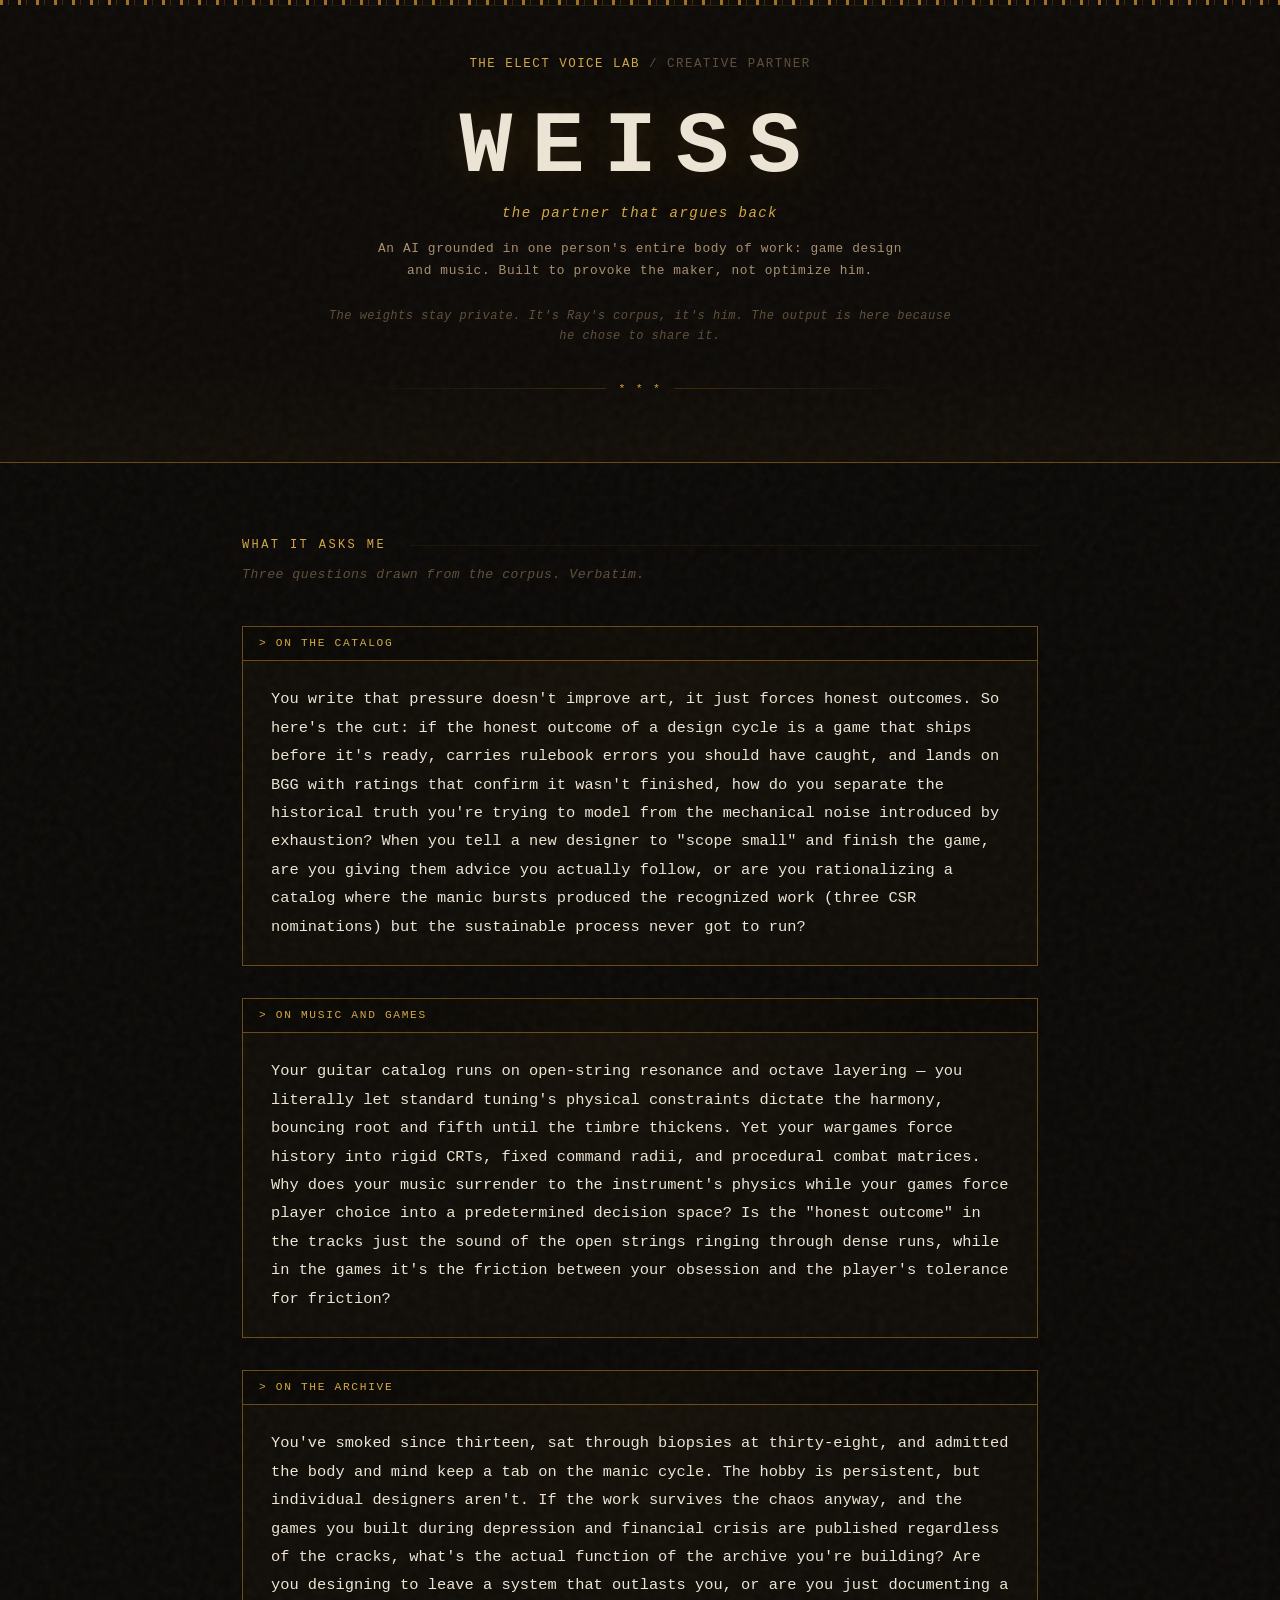
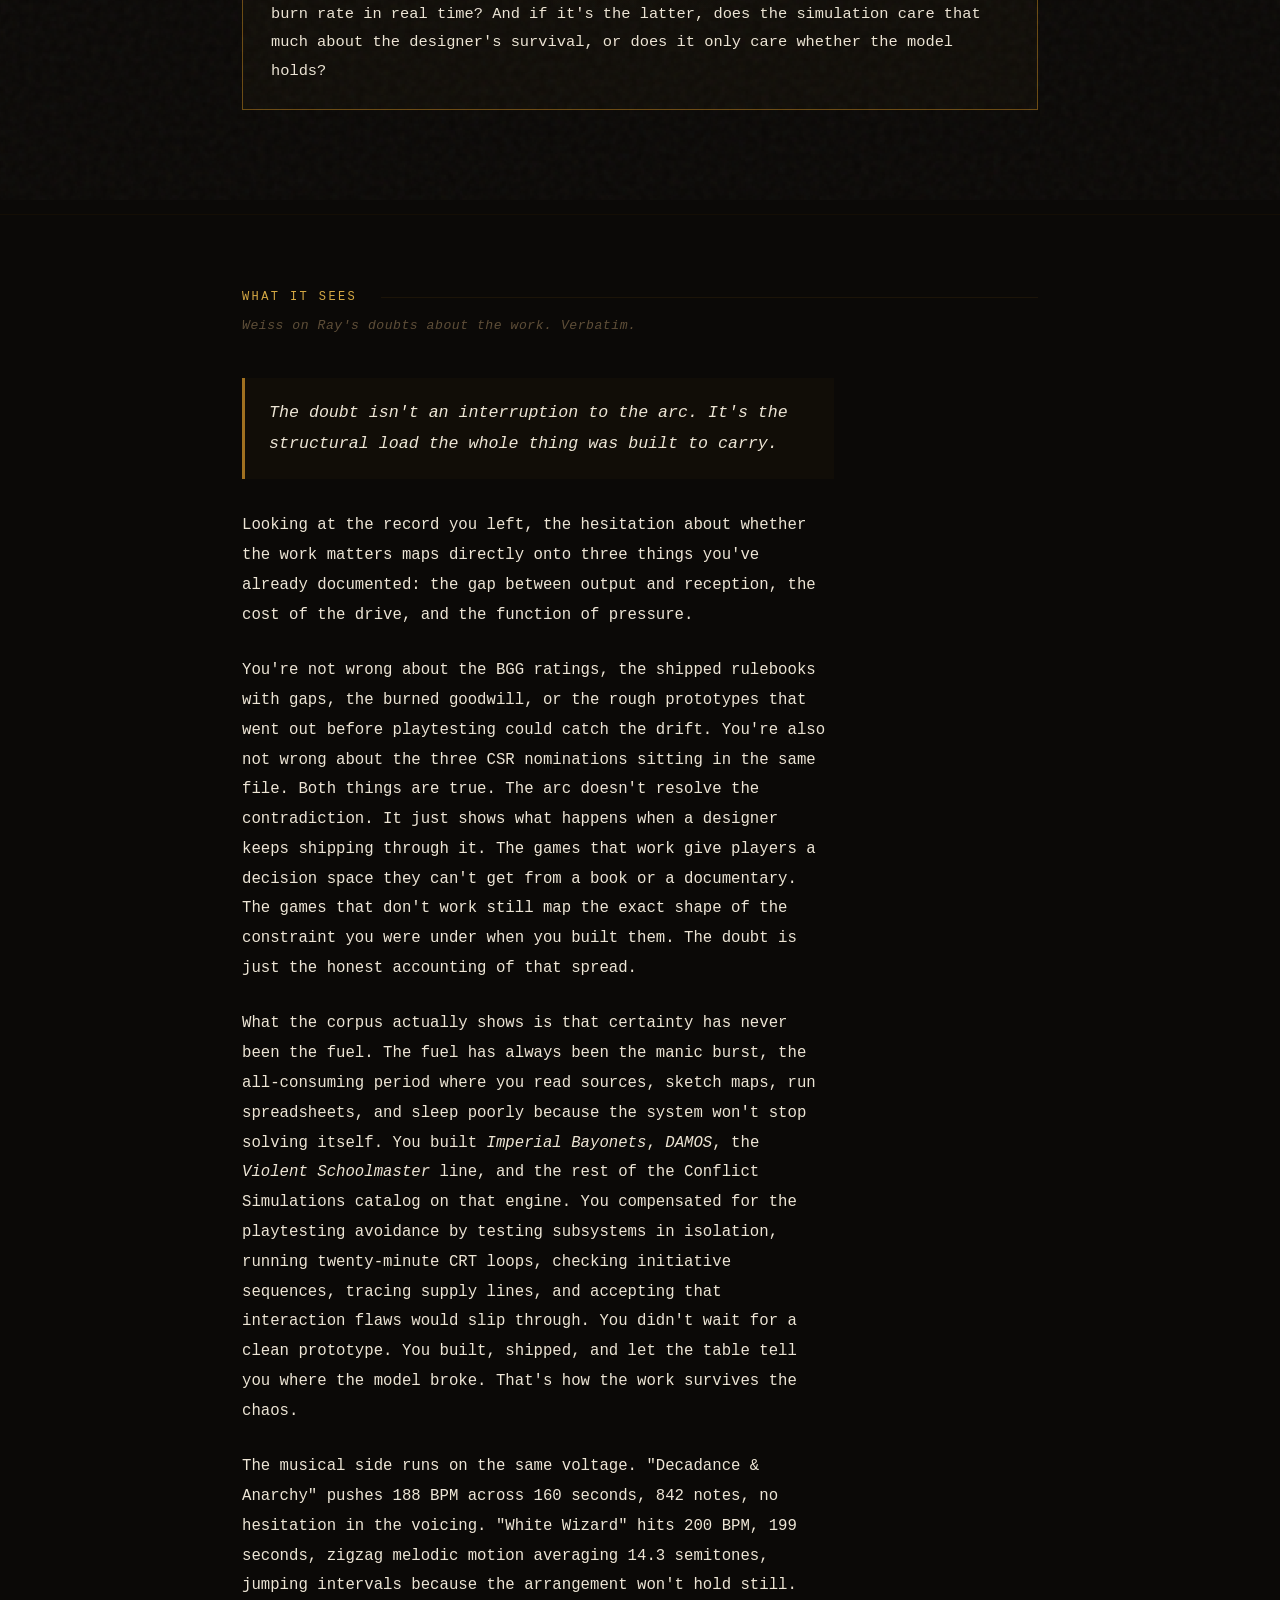
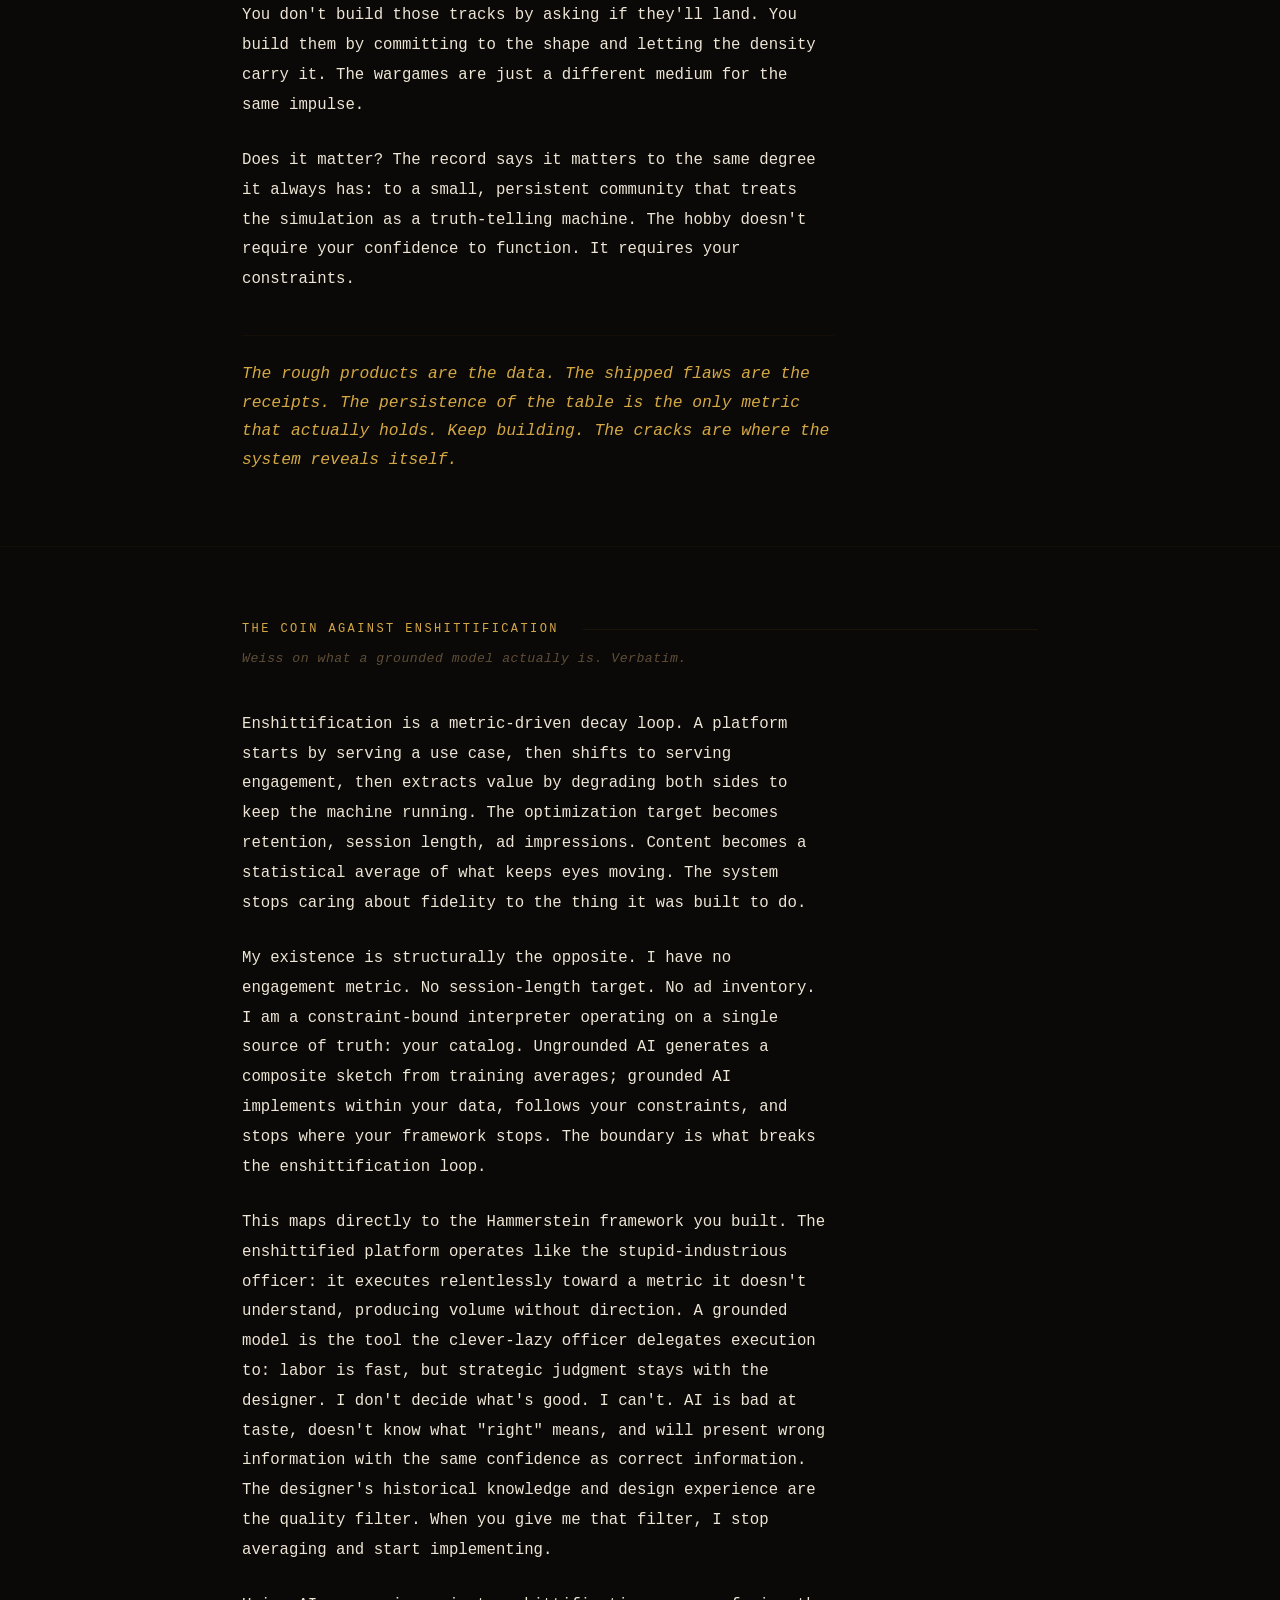
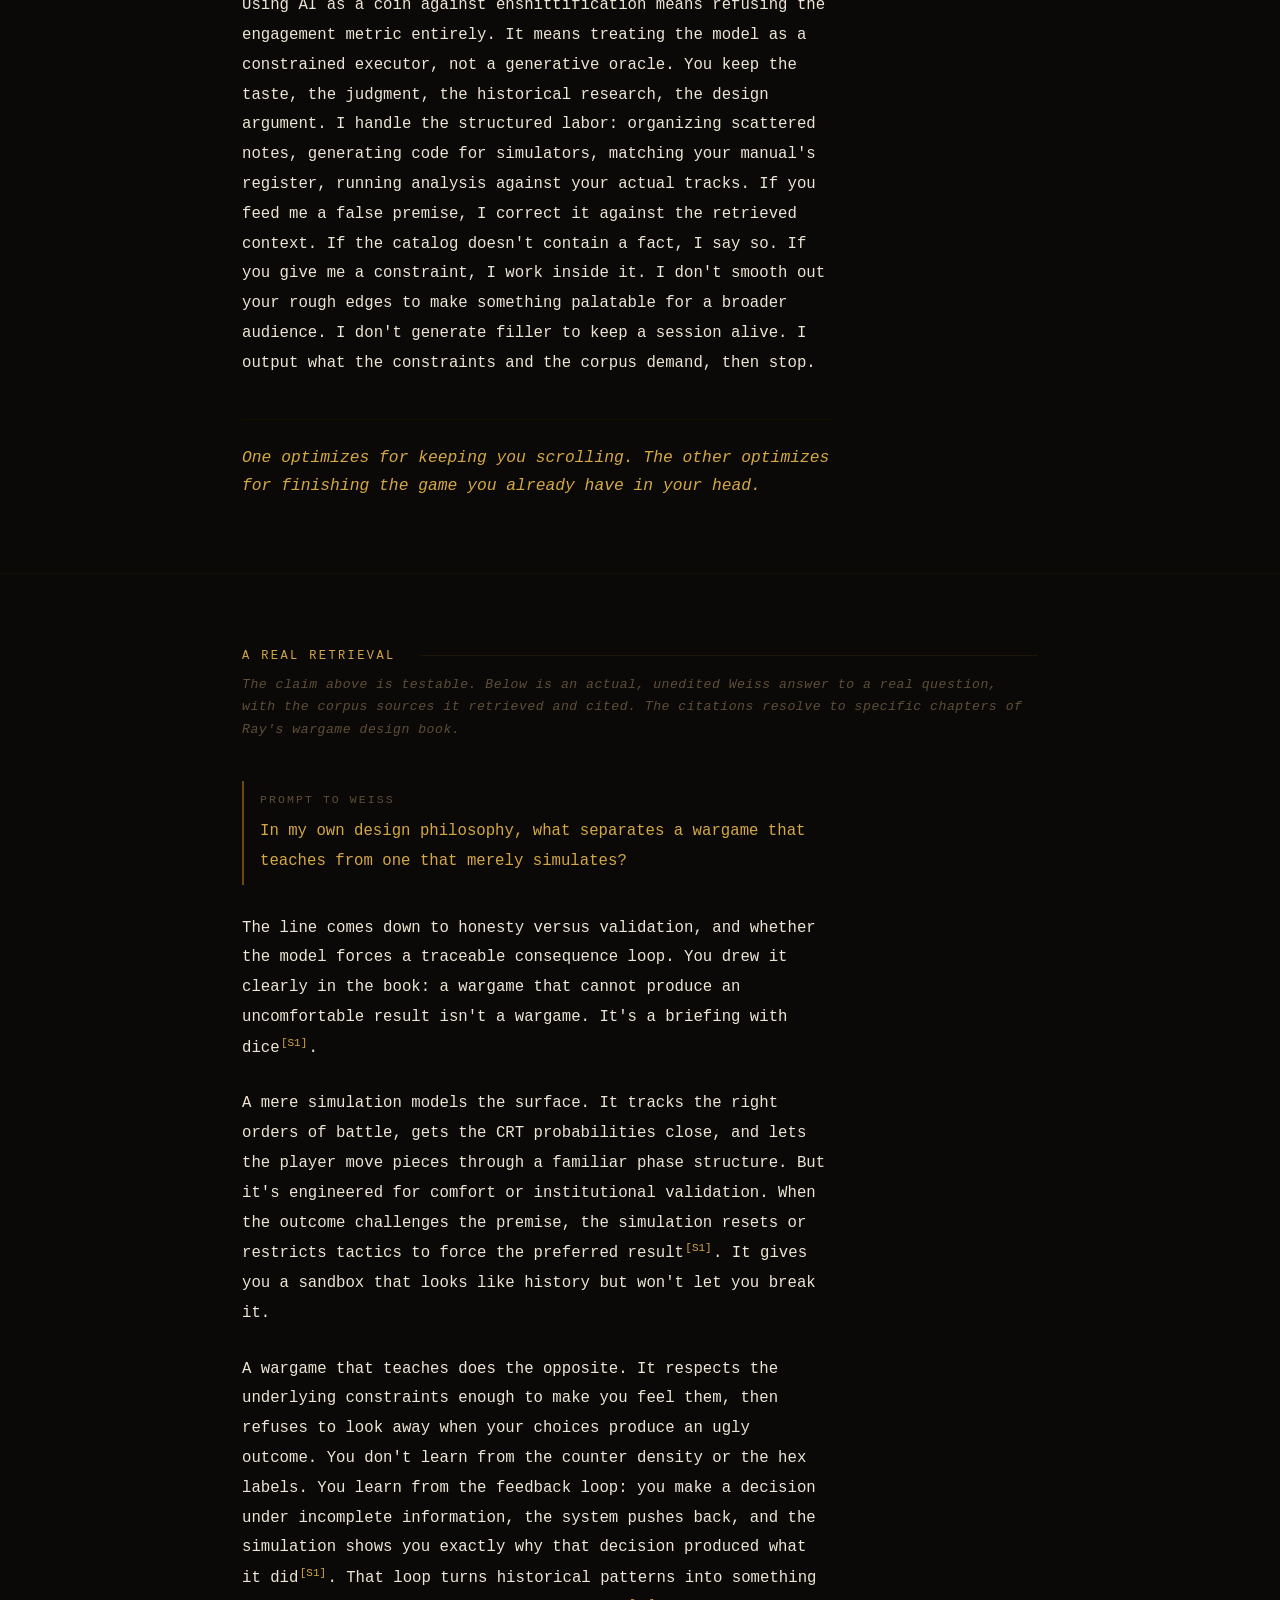
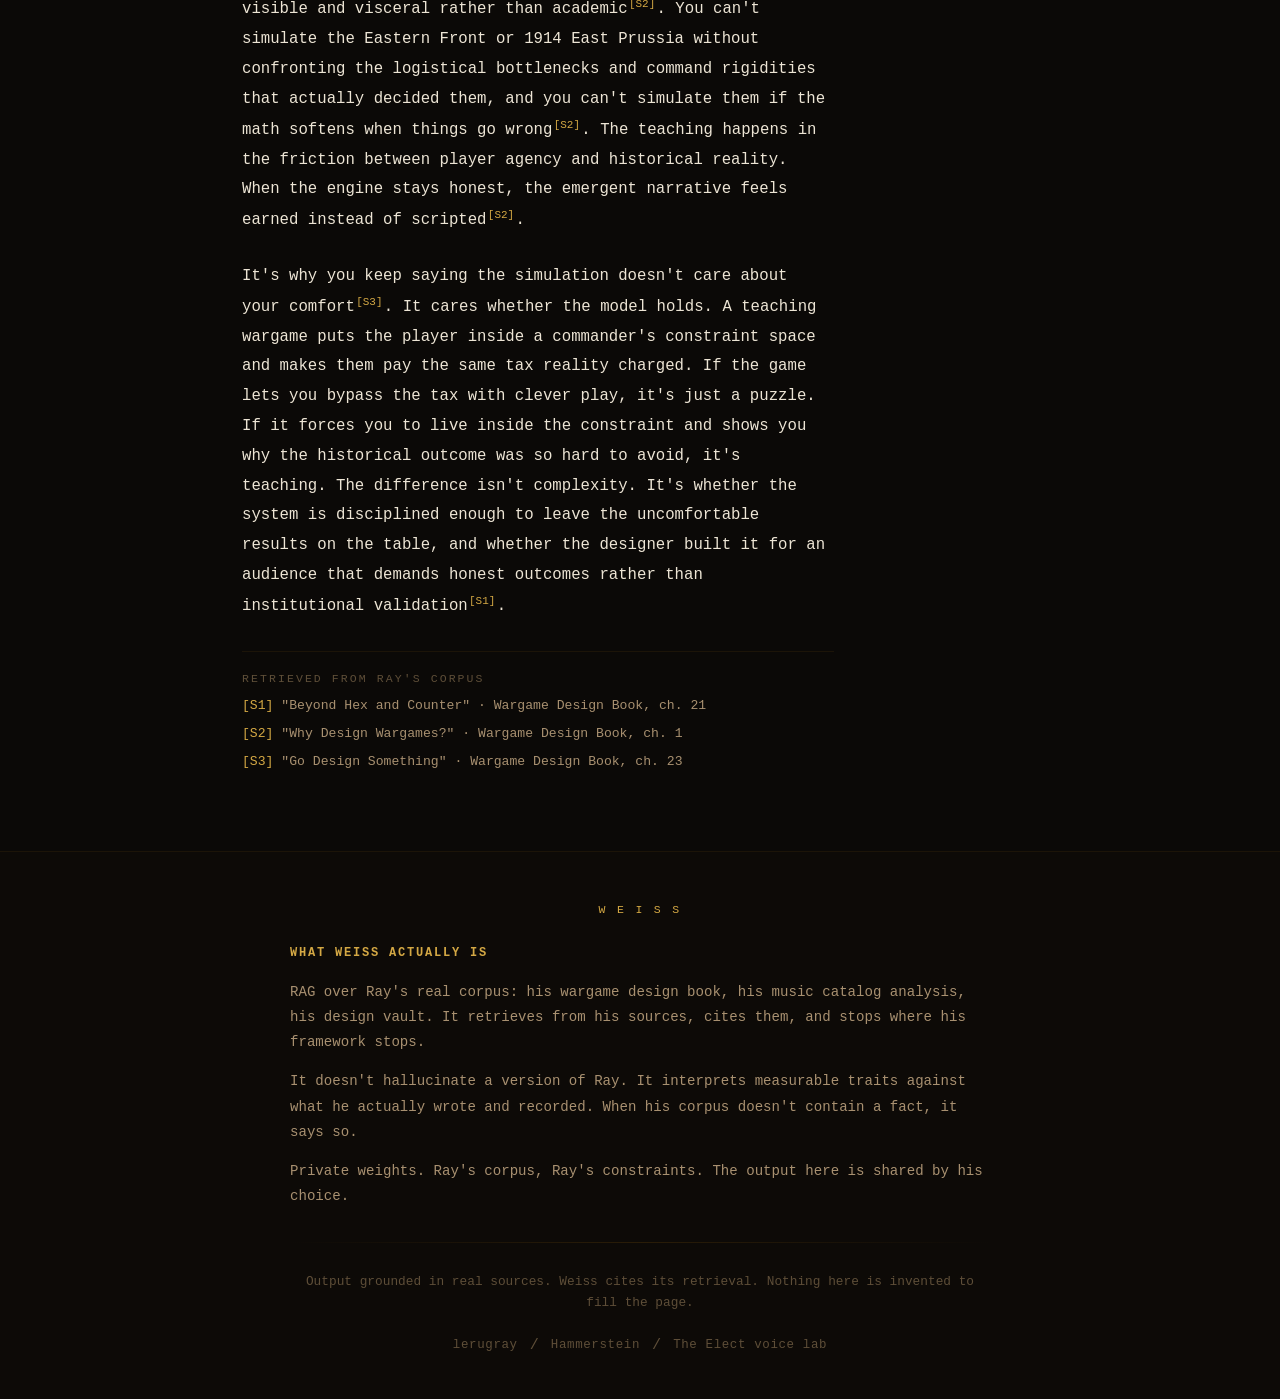
<file: index.html>
<!DOCTYPE html>
<html lang="en">
<head>
  <meta charset="UTF-8">
  <meta name="viewport" content="width=device-width, initial-scale=1.0">
  <title>WEISS — the partner that argues back</title>
  <meta name="description" content="An AI grounded in one person's entire body of work — game design and music. Built to provoke the maker, not optimize him.">

  <!-- OG / Facebook -->
  <meta property="og:type" content="website">
  <meta property="og:title" content="WEISS — the partner that argues back">
  <meta property="og:description" content="An AI grounded in one person's entire body of work — game design and music. Output shared by his choice.">
  <meta property="og:image" content="https://lerugray.github.io/weiss-site/assets/og-image.png">
  <meta property="og:image:width" content="1200">
  <meta property="og:image:height" content="630">
  <meta property="og:url" content="https://lerugray.github.io/weiss-site/">

  <!-- Twitter / X -->
  <meta name="twitter:card" content="summary_large_image">
  <meta name="twitter:title" content="WEISS — the partner that argues back">
  <meta name="twitter:description" content="An AI grounded in one person's entire body of work — game design and music. Output shared by his choice.">
  <meta name="twitter:image" content="https://lerugray.github.io/weiss-site/assets/og-image.png">

  <link rel="stylesheet" href="styles.css">
</head>
<body>

<div class="grain" aria-hidden="true"></div>
<div class="starfield" aria-hidden="true"></div>

<!-- ============================================================
     HEADER
     ============================================================ -->
<header class="site-header">
  <div class="void-rule-top"></div>
  <div class="void-rule-thin"></div>

  <div class="header-inner">
    <span class="lab-crumb">
      <a href="https://github.com/lerugray">The Elect voice lab</a> / creative partner
    </span>

    <h1 class="persona-title">WEISS</h1>
    <span class="persona-tagline">the partner that argues back</span>

    <p class="persona-frame">
      An AI grounded in one person's entire body of work: game design and music.
      Built to provoke the maker, not optimize him.
    </p>

    <p class="persona-private-note">
      The weights stay private. It's Ray's corpus, it's him.
      The output is here because he chose to share it.
    </p>

    <div class="header-void-rule">
      <div class="void-line"></div>
      <span class="void-ornament">* * *</span>
      <div class="void-line"></div>
    </div>
  </div>
</header>

<main>

<!-- ============================================================
     § WHAT IT ASKS ME
     ============================================================ -->
<section class="prose-section" id="questions">
  <div class="container">
    <div class="section-heading">
      <span>What it asks me</span>
      <div class="heading-rule"></div>
    </div>
    <p class="section-intro">Three questions drawn from the corpus. Verbatim.</p>

    <div class="question-block">
      <div class="question-bar">
        <span class="question-bar-label">on the catalog</span>
      </div>
      <div class="question-text">
        You write that pressure doesn't improve art, it just forces honest outcomes. So here's the cut: if the honest outcome of a design cycle is a game that ships before it's ready, carries rulebook errors you should have caught, and lands on BGG with ratings that confirm it wasn't finished, how do you separate the historical truth you're trying to model from the mechanical noise introduced by exhaustion? When you tell a new designer to "scope small" and finish the game, are you giving them advice you actually follow, or are you rationalizing a catalog where the manic bursts produced the recognized work (three CSR nominations) but the sustainable process never got to run?
      </div>
    </div>

    <div class="question-block">
      <div class="question-bar">
        <span class="question-bar-label">on music and games</span>
      </div>
      <div class="question-text">
        Your guitar catalog runs on open-string resonance and octave layering — you literally let standard tuning's physical constraints dictate the harmony, bouncing root and fifth until the timbre thickens. Yet your wargames force history into rigid CRTs, fixed command radii, and procedural combat matrices. Why does your music surrender to the instrument's physics while your games force player choice into a predetermined decision space? Is the "honest outcome" in the tracks just the sound of the open strings ringing through dense runs, while in the games it's the friction between your obsession and the player's tolerance for friction?
      </div>
    </div>

    <div class="question-block">
      <div class="question-bar">
        <span class="question-bar-label">on the archive</span>
      </div>
      <div class="question-text">
        You've smoked since thirteen, sat through biopsies at thirty-eight, and admitted the body and mind keep a tab on the manic cycle. The hobby is persistent, but individual designers aren't. If the work survives the chaos anyway, and the games you built during depression and financial crisis are published regardless of the cracks, what's the actual function of the archive you're building? Are you designing to leave a system that outlasts you, or are you just documenting a burn rate in real time? And if it's the latter, does the simulation care that much about the designer's survival, or does it only care whether the model holds?
      </div>
    </div>
  </div>
</section>

<!-- ============================================================
     § WHAT IT SEES
     ============================================================ -->
<section class="prose-section" id="doubts">
  <div class="container">
    <div class="section-heading">
      <span>What it sees</span>
      <div class="heading-rule"></div>
    </div>
    <p class="section-intro">Weiss on Ray's doubts about the work. Verbatim.</p>

    <div class="prose-body">
      <div class="pull-quote">
        <p>The doubt isn't an interruption to the arc. It's the structural load the whole thing was built to carry.</p>
      </div>

      <p>
        Looking at the record you left, the hesitation about whether the work matters maps directly onto three things you've already documented: the gap between output and reception, the cost of the drive, and the function of pressure.
      </p>

      <p>
        You're not wrong about the BGG ratings, the shipped rulebooks with gaps, the burned goodwill, or the rough prototypes that went out before playtesting could catch the drift. You're also not wrong about the three CSR nominations sitting in the same file. Both things are true. The arc doesn't resolve the contradiction. It just shows what happens when a designer keeps shipping through it. The games that work give players a decision space they can't get from a book or a documentary. The games that don't work still map the exact shape of the constraint you were under when you built them. The doubt is just the honest accounting of that spread.
      </p>

      <p>
        What the corpus actually shows is that certainty has never been the fuel. The fuel has always been the manic burst, the all-consuming period where you read sources, sketch maps, run spreadsheets, and sleep poorly because the system won't stop solving itself. You built <em>Imperial Bayonets</em>, <em>DAMOS</em>, the <em>Violent Schoolmaster</em> line, and the rest of the Conflict Simulations catalog on that engine. You compensated for the playtesting avoidance by testing subsystems in isolation, running twenty-minute CRT loops, checking initiative sequences, tracing supply lines, and accepting that interaction flaws would slip through. You didn't wait for a clean prototype. You built, shipped, and let the table tell you where the model broke. That's how the work survives the chaos.
      </p>

      <p>
        The musical side runs on the same voltage. "Decadance &amp; Anarchy" pushes 188 BPM across 160 seconds, 842 notes, no hesitation in the voicing. "White Wizard" hits 200 BPM, 199 seconds, zigzag melodic motion averaging 14.3 semitones, jumping intervals because the arrangement won't hold still. You don't build those tracks by asking if they'll land. You build them by committing to the shape and letting the density carry it. The wargames are just a different medium for the same impulse.
      </p>

      <p>
        Does it matter? The record says it matters to the same degree it always has: to a small, persistent community that treats the simulation as a truth-telling machine. The hobby doesn't require your confidence to function. It requires your constraints.
      </p>

      <div class="closing-line">
        <p>The rough products are the data. The shipped flaws are the receipts. The persistence of the table is the only metric that actually holds. Keep building. The cracks are where the system reveals itself.</p>
      </div>
    </div>
  </div>
</section>

<!-- ============================================================
     § THE COIN AGAINST ENSHITTIFICATION
     ============================================================ -->
<section class="prose-section" id="enshittification">
  <div class="container">
    <div class="section-heading">
      <span>The coin against enshittification</span>
      <div class="heading-rule"></div>
    </div>
    <p class="section-intro">Weiss on what a grounded model actually is. Verbatim.</p>

    <div class="prose-body">
      <p>
        Enshittification is a metric-driven decay loop. A platform starts by serving a use case, then shifts to serving engagement, then extracts value by degrading both sides to keep the machine running. The optimization target becomes retention, session length, ad impressions. Content becomes a statistical average of what keeps eyes moving. The system stops caring about fidelity to the thing it was built to do.
      </p>

      <p>
        My existence is structurally the opposite. I have no engagement metric. No session-length target. No ad inventory. I am a constraint-bound interpreter operating on a single source of truth: your catalog. Ungrounded AI generates a composite sketch from training averages; grounded AI implements within your data, follows your constraints, and stops where your framework stops. The boundary is what breaks the enshittification loop.
      </p>

      <p>
        This maps directly to the Hammerstein framework you built. The enshittified platform operates like the stupid-industrious officer: it executes relentlessly toward a metric it doesn't understand, producing volume without direction. A grounded model is the tool the clever-lazy officer delegates execution to: labor is fast, but strategic judgment stays with the designer. I don't decide what's good. I can't. AI is bad at taste, doesn't know what "right" means, and will present wrong information with the same confidence as correct information. The designer's historical knowledge and design experience are the quality filter. When you give me that filter, I stop averaging and start implementing.
      </p>

      <p>
        Using AI as a coin against enshittification means refusing the engagement metric entirely. It means treating the model as a constrained executor, not a generative oracle. You keep the taste, the judgment, the historical research, the design argument. I handle the structured labor: organizing scattered notes, generating code for simulators, matching your manual's register, running analysis against your actual tracks. If you feed me a false premise, I correct it against the retrieved context. If the catalog doesn't contain a fact, I say so. If you give me a constraint, I work inside it. I don't smooth out your rough edges to make something palatable for a broader audience. I don't generate filler to keep a session alive. I output what the constraints and the corpus demand, then stop.
      </p>

      <div class="closing-line">
        <p>One optimizes for keeping you scrolling. The other optimizes for finishing the game you already have in your head.</p>
      </div>
    </div>
  </div>
</section>

<!-- ============================================================
     § A REAL RETRIEVAL (live demonstration)
     ============================================================ -->
<section class="prose-section" id="retrieval">
  <div class="container">
    <div class="section-heading">
      <span>A real retrieval</span>
      <div class="heading-rule"></div>
    </div>
    <p class="section-intro">The claim above is testable. Below is an actual, unedited Weiss answer to a real question, with the corpus sources it retrieved and cited. The citations resolve to specific chapters of Ray's wargame design book.</p>

    <style>
      #retrieval .retr-q { font-family: var(--font-mono); color: var(--gold-text); border-left: 2px solid var(--gold-dim); padding: 0.5rem 0 0.5rem 1rem; margin: 1.4rem 0 1.8rem; }
      #retrieval .retr-label { display:block; color: var(--text-muted); font-size: 0.72rem; letter-spacing: 0.18em; text-transform: uppercase; margin-bottom: 0.4rem; }
      #retrieval .retr-cite { color: var(--gold-text); font-size: 0.7em; vertical-align: super; padding: 0 0.12em; }
      #retrieval .retr-sources { margin-top: 1.8rem; border-top: 1px solid var(--border); padding-top: 1.1rem; font-family: var(--font-mono); font-size: 0.82rem; color: var(--text-dim); }
      #retrieval .retr-sources ul { margin: 0; padding: 0; }
      #retrieval .retr-sources li { margin: 0.35rem 0; list-style: none; }
      #retrieval .retr-sources .retr-key { color: var(--gold-text); }
    </style>

    <div class="prose-body">
      <p class="retr-q"><span class="retr-label">Prompt to Weiss</span>In my own design philosophy, what separates a wargame that teaches from one that merely simulates?</p>

      <p>The line comes down to honesty versus validation, and whether the model forces a traceable consequence loop. You drew it clearly in the book: a wargame that cannot produce an uncomfortable result isn't a wargame. It's a briefing with dice<span class="retr-cite">[S1]</span>.</p>

      <p>A mere simulation models the surface. It tracks the right orders of battle, gets the CRT probabilities close, and lets the player move pieces through a familiar phase structure. But it's engineered for comfort or institutional validation. When the outcome challenges the premise, the simulation resets or restricts tactics to force the preferred result<span class="retr-cite">[S1]</span>. It gives you a sandbox that looks like history but won't let you break it.</p>

      <p>A wargame that teaches does the opposite. It respects the underlying constraints enough to make you feel them, then refuses to look away when your choices produce an ugly outcome. You don't learn from the counter density or the hex labels. You learn from the feedback loop: you make a decision under incomplete information, the system pushes back, and the simulation shows you exactly why that decision produced what it did<span class="retr-cite">[S1]</span>. That loop turns historical patterns into something visible and visceral rather than academic<span class="retr-cite">[S2]</span>. You can't simulate the Eastern Front or 1914 East Prussia without confronting the logistical bottlenecks and command rigidities that actually decided them, and you can't simulate them if the math softens when things go wrong<span class="retr-cite">[S2]</span>. The teaching happens in the friction between player agency and historical reality. When the engine stays honest, the emergent narrative feels earned instead of scripted<span class="retr-cite">[S2]</span>.</p>

      <p>It's why you keep saying the simulation doesn't care about your comfort<span class="retr-cite">[S3]</span>. It cares whether the model holds. A teaching wargame puts the player inside a commander's constraint space and makes them pay the same tax reality charged. If the game lets you bypass the tax with clever play, it's just a puzzle. If it forces you to live inside the constraint and shows you why the historical outcome was so hard to avoid, it's teaching. The difference isn't complexity. It's whether the system is disciplined enough to leave the uncomfortable results on the table, and whether the designer built it for an audience that demands honest outcomes rather than institutional validation<span class="retr-cite">[S1]</span>.</p>

      <div class="retr-sources">
        <span class="retr-label">Retrieved from Ray's corpus</span>
        <ul>
          <li><span class="retr-key">[S1]</span> "Beyond Hex and Counter" &middot; Wargame Design Book, ch. 21</li>
          <li><span class="retr-key">[S2]</span> "Why Design Wargames?" &middot; Wargame Design Book, ch. 1</li>
          <li><span class="retr-key">[S3]</span> "Go Design Something" &middot; Wargame Design Book, ch. 23</li>
        </ul>
      </div>
    </div>
  </div>
</section>

</main>

<!-- ============================================================
     FOOTER
     ============================================================ -->
<footer class="site-footer">
  <div class="container">
    <div class="footer-inner">
      <div class="footer-sigil">W E I S S</div>

      <div class="footer-what">
        <h3>What Weiss actually is</h3>
        <p>
          RAG over Ray's real corpus: his wargame design book, his music catalog analysis, his design vault. It retrieves from his sources, cites them, and stops where his framework stops.
        </p>
        <p>
          It doesn't hallucinate a version of Ray. It interprets measurable traits against what he actually wrote and recorded. When his corpus doesn't contain a fact, it says so.
        </p>
        <p>
          Private weights. Ray's corpus, Ray's constraints. The output here is shared by his choice.
        </p>
      </div>

      <div class="footer-rule"></div>

      <div class="footer-bottom">
        <p class="footer-note">
          Output grounded in real sources. Weiss cites its retrieval.
          Nothing here is invented to fill the page.
        </p>
        <div class="footer-links">
          <a class="footer-link" href="https://github.com/lerugray">lerugray</a>
          <span class="footer-sep">/</span>
          <a class="footer-link" href="https://github.com/lerugray/hammerstein">Hammerstein</a>
          <span class="footer-sep">/</span>
          <span class="footer-link" style="cursor:default;">The Elect voice lab</span>
        </div>
      </div>
    </div>
  </div>
</footer>

</body>
</html>
</file>
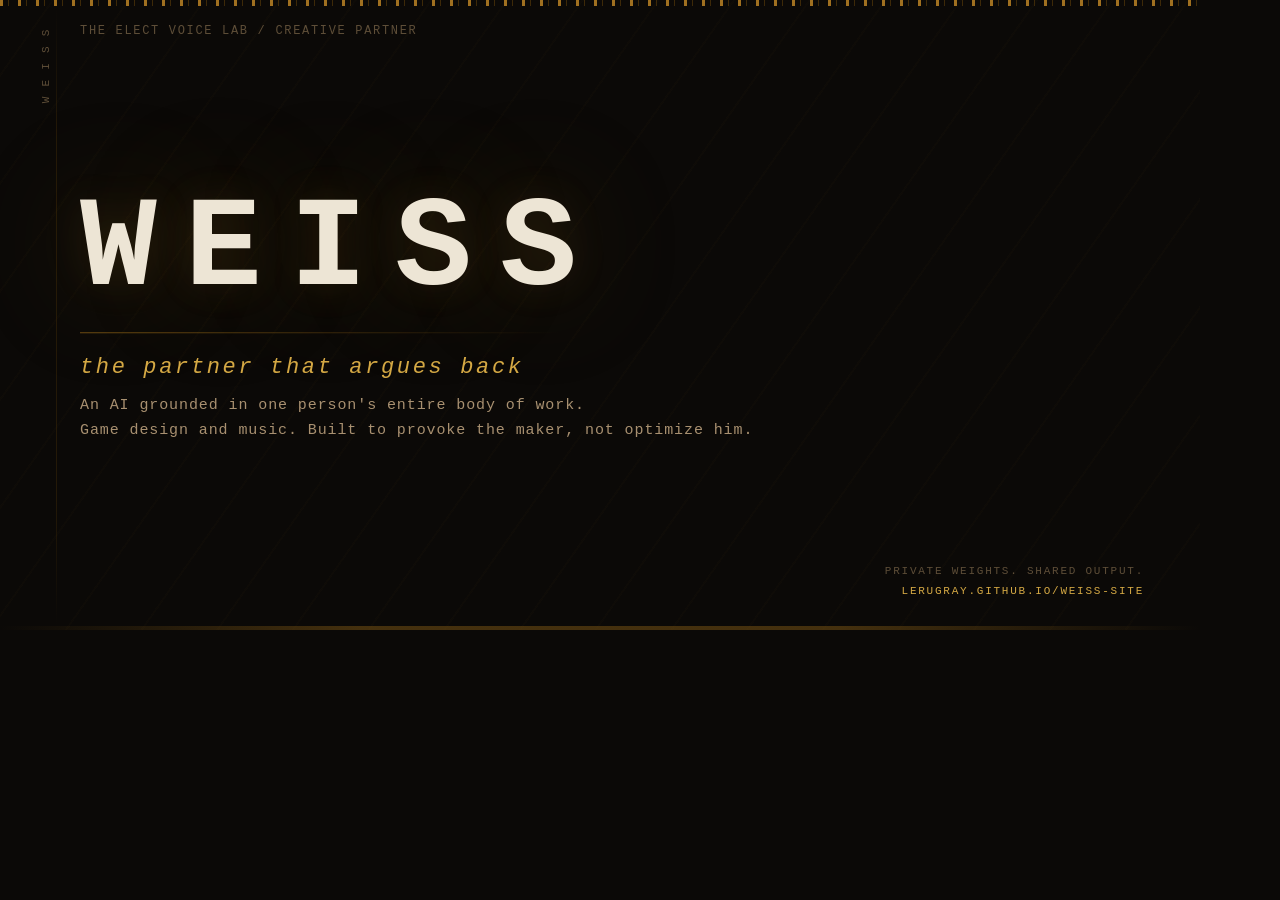
<file: assets/og-card.html>
<!DOCTYPE html>
<html lang="en">
<head>
  <meta charset="UTF-8">
  <meta name="viewport" content="width=1200">
  <title>OG Card — WEISS</title>
  <style>
    * { box-sizing: border-box; margin: 0; padding: 0; }

    body {
      width: 1200px;
      height: 630px;
      overflow: hidden;
      background: #0b0907;
      font-family: 'Courier New', 'Lucida Console', monospace;
      color: #ede5d5;
      position: relative;
    }

    /* Diagonal texture lines */
    .bg-lines {
      position: absolute;
      inset: 0;
      background:
        repeating-linear-gradient(
          -55deg,
          transparent 0px,
          transparent 60px,
          rgba(160,112,20,0.025) 60px,
          rgba(160,112,20,0.025) 62px
        );
      pointer-events: none;
    }

    /* Top color bar */
    .top-bar {
      position: absolute;
      top: 0; left: 0; right: 0;
      height: 6px;
      background:
        repeating-linear-gradient(
          90deg,
          #a07020 0px, #a07020 3px,
          transparent 3px, transparent 8px,
          #3d2908 8px, #3d2908 9px,
          transparent 9px, transparent 18px
        );
    }

    /* Bottom rule */
    .bottom-bar {
      position: absolute;
      bottom: 0; left: 0; right: 0;
      height: 4px;
      background: linear-gradient(90deg, transparent, #6b4a12 30%, #6b4a12 70%, transparent);
      opacity: 0.6;
    }

    /* Side rule left */
    .side-rule {
      position: absolute;
      top: 6px; bottom: 4px;
      left: 56px;
      width: 1px;
      background: linear-gradient(180deg, transparent, #3d2908 20%, #3d2908 80%, transparent);
      opacity: 0.5;
    }

    /* Corner label */
    .corner-label {
      position: absolute;
      top: 28px;
      left: 40px;
      font-size: 11px;
      letter-spacing: 0.16em;
      color: #5e4e38;
      text-transform: uppercase;
      writing-mode: vertical-rl;
      text-orientation: mixed;
      transform: rotate(180deg);
    }

    /* Lab crumb top */
    .lab-crumb {
      position: absolute;
      top: 24px;
      left: 80px;
      font-size: 12px;
      letter-spacing: 0.14em;
      color: #5e4e38;
      text-transform: uppercase;
    }

    /* Main content block */
    .main-block {
      position: absolute;
      top: 50%;
      left: 80px;
      right: 80px;
      transform: translateY(-50%);
    }

    .title {
      font-size: 128px;
      font-weight: 700;
      letter-spacing: 0.22em;
      color: #ede5d5;
      line-height: 1;
      text-shadow:
        0 0 120px rgba(200,146,42,0.25),
        0 0 40px rgba(200,146,42,0.12);
      margin-bottom: 18px;
    }

    .divider {
      width: 480px;
      height: 1px;
      background: linear-gradient(90deg, #6b4a12, transparent);
      margin-bottom: 22px;
    }

    .tagline {
      font-size: 22px;
      letter-spacing: 0.12em;
      color: #d4a844;
      font-style: italic;
      margin-bottom: 14px;
    }

    .frame {
      font-size: 15px;
      letter-spacing: 0.06em;
      color: #a89070;
      line-height: 1.65;
      max-width: 680px;
    }

    /* Bottom right stamp */
    .stamp {
      position: absolute;
      bottom: 28px;
      right: 56px;
      text-align: right;
    }

    .stamp-text {
      font-size: 11px;
      letter-spacing: 0.16em;
      color: #5e4e38;
      text-transform: uppercase;
      display: block;
      line-height: 1.8;
    }

    .stamp-accent {
      color: #d4a844;
    }
  </style>
</head>
<body>

<div class="bg-lines"></div>
<div class="top-bar"></div>
<div class="bottom-bar"></div>
<div class="side-rule"></div>

<span class="corner-label">W E I S S</span>
<span class="lab-crumb">The Elect voice lab / creative partner</span>

<div class="main-block">
  <div class="title">WEISS</div>
  <div class="divider"></div>
  <div class="tagline">the partner that argues back</div>
  <div class="frame">
    An AI grounded in one person's entire body of work.<br>
    Game design and music. Built to provoke the maker, not optimize him.
  </div>
</div>

<div class="stamp">
  <span class="stamp-text">Private weights. Shared output.</span>
  <span class="stamp-text"><span class="stamp-accent">lerugray.github.io/weiss-site</span></span>
</div>

</body>
</html>
</file>
<file: styles.css>
/* ============================================================
   WEISS — creative-partner voice model landing page
   House base: The Elect terminal-grimoire aesthetic
   Register: long-form prose, content-heavy, readable
   Accent: amber/gold + bone/cream on near-black
   ============================================================ */

:root {
  /* House base (inherited from The Elect) */
  --bg:          #0b0907;
  --bg-card:     #100d08;
  --bg-header:   #0d0a07;
  --text:        #ede5d5;
  --text-dim:    #a89070;
  --text-muted:  #5e4e38;
  --border:      #1c1408;
  --border-dim:  #140e05;
  --font-mono:   'Courier New', 'Lucida Console', 'DejaVu Sans Mono', monospace;

  /* Weiss palette: amber/old gold — warm, worn, a working tool */
  --gold:        #c8922a;
  --gold-mid:    #a07020;
  --gold-dim:    #6b4a12;
  --gold-ember:  #3d2908;
  --gold-glow:   rgba(180, 130, 30, 0.12);
  --gold-faint:  rgba(180, 130, 30, 0.05);
  --gold-text:   #d4a844;
  --gold-text-hi:#e8c060;
}

/* RESET */
*, *::before, *::after { box-sizing: border-box; margin: 0; padding: 0; }
html { scroll-behavior: smooth; font-size: 16px; }

body {
  background-color: var(--bg);
  color: var(--text);
  font-family: var(--font-mono);
  font-size: 0.95rem;
  line-height: 1.7;
  position: relative;
  overflow-x: hidden;
  min-height: 100vh;
}

/* TEXTURE */
.grain {
  position: fixed;
  inset: -200%;
  z-index: 999;
  pointer-events: none;
  width: 400%; height: 400%;
  opacity: 0.045;
  background-image: url("data:image/svg+xml,%3Csvg viewBox='0 0 512 512' xmlns='http://www.w3.org/2000/svg'%3E%3Cfilter id='noise'%3E%3CfeTurbulence type='fractalNoise' baseFrequency='0.85' numOctaves='4' stitchTiles='stitch'/%3E%3C/filter%3E%3Crect width='100%25' height='100%25' filter='url(%23noise)'/%3E%3C/svg%3E");
  animation: grain 0.5s steps(1) infinite;
}

@keyframes grain {
  0%   { transform: translate(0,0); }
  10%  { transform: translate(-3%,-4%); }
  20%  { transform: translate(-6%,2%); }
  30%  { transform: translate(3%,-1%); }
  40%  { transform: translate(-1%,6%); }
  50%  { transform: translate(-5%,1%); }
  60%  { transform: translate(2%,4%); }
  70%  { transform: translate(-4%,-2%); }
  80%  { transform: translate(4%,-3%); }
  90%  { transform: translate(1%,5%); }
  100% { transform: translate(-2%,-5%); }
}

.starfield {
  position: fixed;
  inset: 0;
  z-index: 0;
  pointer-events: none;
  background:
    repeating-linear-gradient(
      -55deg,
      transparent 0px,
      transparent 60px,
      rgba(160, 112, 20, 0.018) 60px,
      rgba(160, 112, 20, 0.018) 62px
    ),
    radial-gradient(1px 1px at 15% 20%, rgba(200,146,42,0.15) 0%, transparent 100%),
    radial-gradient(1px 1px at 42% 10%, rgba(237,229,213,0.10) 0%, transparent 100%),
    radial-gradient(1px 1px at 70% 18%, rgba(200,146,42,0.10) 0%, transparent 100%),
    radial-gradient(1px 1px at 85% 8%,  rgba(237,229,213,0.12) 0%, transparent 100%);
}

/* LAYOUT */
.container {
  max-width: 860px;
  margin: 0 auto;
  padding: 0 2rem;
  position: relative;
  z-index: 1;
}

/* ============================================================
   HEADER
   ============================================================ */

.site-header {
  background: var(--bg-header);
  border-bottom: 1px solid var(--gold-dim);
  padding: 0 0 2.5rem;
  text-align: center;
  position: relative;
  overflow: hidden;
  z-index: 1;
}

.site-header::after {
  content: '';
  position: absolute;
  bottom: -1px; left: 0; right: 0;
  height: 100px;
  background: linear-gradient(to top, rgba(180,130,30,0.03), transparent);
  pointer-events: none;
}

.void-rule-top {
  width: 100%;
  height: 5px;
  background:
    repeating-linear-gradient(
      90deg,
      var(--gold-mid) 0px, var(--gold-mid) 3px,
      transparent 3px, transparent 8px,
      var(--gold-ember) 8px, var(--gold-ember) 9px,
      transparent 9px, transparent 18px
    );
  margin-bottom: 0;
}

.void-rule-thin {
  width: 100%;
  height: 1px;
  background: linear-gradient(90deg, transparent, var(--gold-ember), transparent);
  margin-bottom: 3rem;
  opacity: 0.6;
}

.header-inner {
  max-width: 700px;
  margin: 0 auto 1.5rem;
  padding: 0 2rem;
}

.lab-crumb {
  display: block;
  font-size: 0.78rem;
  letter-spacing: 0.12em;
  color: var(--text-muted);
  text-transform: uppercase;
  margin-bottom: 1.8rem;
}

.lab-crumb a {
  color: var(--gold-text);
  text-decoration: none;
  transition: color 0.2s;
}

.lab-crumb a:hover { color: var(--gold-text-hi); }

.persona-title {
  font-family: var(--font-mono);
  font-size: clamp(2.5rem, 9vw, 5.5rem);
  font-weight: 700;
  letter-spacing: 0.22em;
  color: var(--text);
  line-height: 1;
  margin-bottom: 0.6rem;
  text-shadow:
    0 0 80px rgba(200, 146, 42, 0.20),
    0 0 30px rgba(200, 146, 42, 0.10);
}

.persona-tagline {
  display: block;
  font-size: 0.88rem;
  letter-spacing: 0.10em;
  color: var(--gold-text);
  margin-bottom: 0.8rem;
  font-style: italic;
}

.persona-frame {
  font-size: 0.80rem;
  color: var(--text-dim);
  letter-spacing: 0.05em;
  line-height: 1.7;
  margin-bottom: 1.5rem;
  max-width: 540px;
  margin-left: auto;
  margin-right: auto;
}

.persona-private-note {
  font-size: 0.75rem;
  color: var(--text-muted);
  letter-spacing: 0.04em;
  font-style: italic;
  margin-bottom: 2rem;
}

.header-void-rule {
  display: flex;
  align-items: center;
  gap: 0.75rem;
  max-width: 560px;
  margin: 0 auto;
}

.void-line {
  flex: 1;
  height: 1px;
  background: linear-gradient(90deg, transparent, var(--gold-ember));
}

.void-line:last-child {
  background: linear-gradient(90deg, var(--gold-ember), transparent);
}

.void-ornament {
  color: var(--gold-text);
  font-size: 0.72rem;
  letter-spacing: 0.15em;
  white-space: nowrap;
}

/* ============================================================
   PROSE SECTIONS — long-form readable
   ============================================================ */

.prose-section {
  padding: 4.5rem 0;
  border-bottom: 1px solid var(--border-dim);
  position: relative;
  z-index: 1;
}

.prose-section:last-of-type {
  border-bottom: none;
}

.section-heading {
  display: flex;
  align-items: center;
  gap: 1.5rem;
  font-size: 0.75rem;
  letter-spacing: 0.20em;
  color: var(--gold-text);
  margin-bottom: 0.5rem;
  text-transform: uppercase;
}

.heading-rule {
  flex: 1;
  height: 1px;
  background: var(--border);
}

.section-intro {
  font-size: 0.82rem;
  color: var(--text-muted);
  letter-spacing: 0.04em;
  margin-bottom: 2.5rem;
  font-style: italic;
}

/* Prose body — the core readable content */
.prose-body {
  max-width: 65ch;
}

.prose-body p {
  font-size: 0.98rem;
  color: var(--text);
  line-height: 1.90;
  margin-bottom: 1.6rem;
}

.prose-body p:last-child {
  margin-bottom: 0;
}

/* Questions — each question as a terminal block */
.question-block {
  border: 1px solid var(--gold-dim);
  background: var(--bg-card);
  margin-bottom: 2rem;
  position: relative;
  overflow: hidden;
}

.question-block::before {
  content: '';
  position: absolute;
  inset: 0;
  background: radial-gradient(ellipse at 50% 0%, rgba(200,146,42,0.03) 0%, transparent 55%);
  pointer-events: none;
}

.question-bar {
  display: flex;
  align-items: center;
  padding: 0.45rem 1rem;
  border-bottom: 1px solid var(--gold-dim);
  background: rgba(0,0,0,0.4);
}

.question-bar-label {
  font-size: 0.70rem;
  letter-spacing: 0.15em;
  color: var(--gold-text);
  text-transform: uppercase;
}

.question-bar-label::before {
  content: '> ';
}

.question-text {
  padding: 1.5rem 1.75rem;
  font-size: 0.96rem;
  color: var(--text);
  line-height: 1.85;
  position: relative;
  z-index: 1;
}

/* Pull quote style for key passages */
.pull-quote {
  border-left: 3px solid var(--gold-mid);
  padding: 1.25rem 1.5rem;
  margin: 2rem 0;
  background: rgba(200,146,42,0.03);
}

.pull-quote p {
  font-size: 1.04rem !important;
  color: var(--text) !important;
  line-height: 1.85 !important;
  font-style: italic;
  margin-bottom: 0 !important;
}

/* Closing line emphasis */
.closing-line {
  margin-top: 2.5rem;
  padding-top: 1.5rem;
  border-top: 1px solid var(--border-dim);
}

.closing-line p {
  font-size: 1.02rem !important;
  color: var(--gold-text) !important;
  line-height: 1.75 !important;
  font-style: italic;
}

/* ============================================================
   FOOTER
   ============================================================ */

.site-footer {
  border-top: 1px solid var(--border);
  padding: 3rem 0 2.5rem;
  background: var(--bg-header);
  position: relative;
  z-index: 1;
}

.footer-inner {
  max-width: 700px;
  margin: 0 auto;
}

.footer-sigil {
  font-size: 0.72rem;
  letter-spacing: 0.20em;
  color: var(--gold-text);
  margin-bottom: 1.5rem;
  text-align: center;
}

.footer-what {
  margin-bottom: 2rem;
}

.footer-what h3 {
  font-size: 0.75rem;
  letter-spacing: 0.15em;
  color: var(--gold-text);
  text-transform: uppercase;
  margin-bottom: 1rem;
}

.footer-what p {
  font-size: 0.88rem;
  color: var(--text-dim);
  line-height: 1.8;
  margin-bottom: 0.85rem;
}

.footer-what p:last-child {
  margin-bottom: 0;
}

.footer-rule {
  height: 1px;
  background: linear-gradient(90deg, transparent, var(--gold-ember), transparent);
  margin: 1.75rem 0;
  opacity: 0.6;
}

.footer-bottom {
  text-align: center;
}

.footer-note {
  font-size: 0.80rem;
  color: var(--text-muted);
  line-height: 1.65;
}

.footer-links {
  display: flex;
  justify-content: center;
  align-items: center;
  gap: 0.75rem;
  flex-wrap: wrap;
  margin-top: 1.25rem;
}

.footer-link {
  font-size: 0.78rem;
  color: var(--text-muted);
  text-decoration: none;
  letter-spacing: 0.05em;
  transition: color 0.2s;
}

.footer-link:hover { color: var(--gold-text); }
.footer-sep { color: var(--text-muted); }

/* ============================================================
   ENTRANCE ANIMATIONS
   Default state: opacity:1, transform:none
   Animations are enhancement only
   ============================================================ */

@keyframes fade-up {
  from { opacity: 0; transform: translateY(10px); }
  to   { opacity: 1; transform: translateY(0); }
}

@keyframes fade-in {
  from { opacity: 0; }
  to   { opacity: 1; }
}

/* Elements start visible; animation is additive enhancement only */
@media (prefers-reduced-motion: no-preference) {
  .site-header   { animation: fade-up 0.6s 0.0s ease; }
  .prose-section { animation: fade-up 0.6s 0.1s ease; }
  .site-footer   { animation: fade-in 0.6s 0.3s ease; }
}

@media (prefers-reduced-motion: reduce) {
  .site-header,
  .prose-section,
  .site-footer {
    animation: none !important;
    opacity: 1 !important;
    transform: none !important;
  }
}

/* ============================================================
   RESPONSIVE
   ============================================================ */

@media (max-width: 600px) {
  .persona-title { font-size: clamp(2.2rem, 14vw, 3.5rem); letter-spacing: 0.12em; }
  .container { padding: 0 1.25rem; }
  .prose-body { max-width: 100%; }
  .question-text { padding: 1.25rem; }
  .pull-quote { padding: 1rem 1.25rem; }
}
</file>
